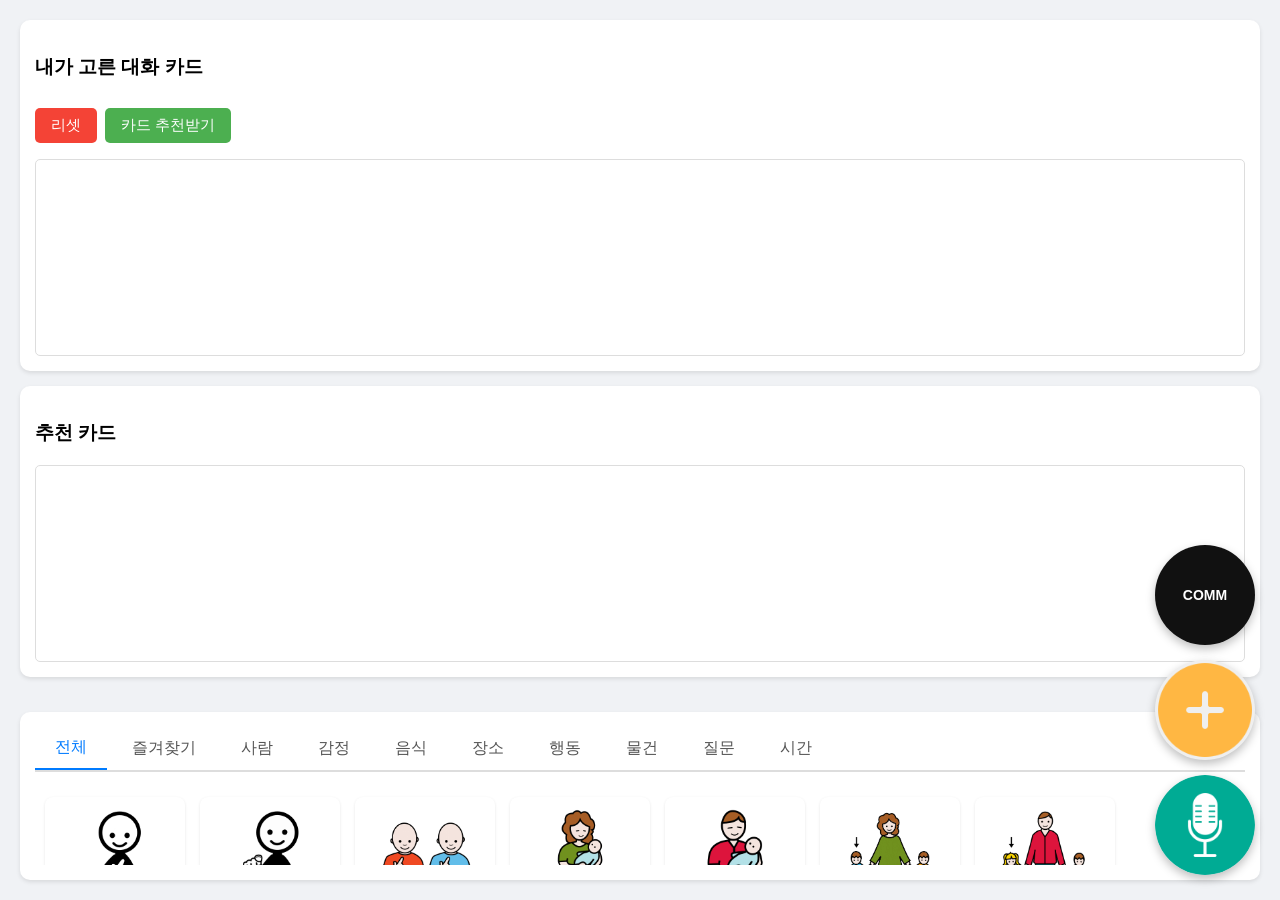
<file: index.html>
<!DOCTYPE html>
<html lang="en">
<head>
    <meta charset="UTF-8">
    <meta name="viewport" content="width=device-width, initial-scale=1.0">
    <title>Digital AAC</title>
    <link rel="stylesheet" href="style.css">
</head>
<body>
    <div class="container">
        <div class="top-section">
            <div id="selected-cards-container">
                <div class="selected-cards-wrapper">
                    <h3>내가 고른 대화 카드</h3>
                    <div class="controls">
                        <button id="reset-btn" type="button">리셋</button>
                        <button id="suggestion-btn" type="button">
                            카드 추천받기
                            <span class="spinner" id="suggestion-spinner" style="display: none;"></span>
                        </button>
                    </div>
                </div>
                <div id="selected-cards"></div>
            </div>

            <div id="suggested-cards-container">
                <h3>추천 카드</h3>
                <div id="suggested-cards"></div>
            </div>
        </div>

        <div class="main-content">
            <div class="tabs">
                <button class="tab-btn active" data-category="all">전체</button>
                <button class="tab-btn" data-category="favorite">즐겨찾기</button>
            </div>
            <div id="card-container"></div>
        </div>
    </div>

    
    <button id="add-card-btn" class="floating-btn add-card-btn" title="카드 추가하기"></button>
    <button id="record-btn" class="floating-btn record-btn" title="녹음 시작"></button>
    <button id="community-btn" class="floating-btn community-btn" title="커뮤니티"></button>

    <div id="augmented-popup" class="popup-overlay" style="display: none;">
        <div class="popup-content">
            <span class="close-btn">&times;</span>
            <h3>새로 추가된 카드</h3>
            <div id="augmented-cards-popup-container"></div>
        </div>
    </div>

    <div id="suggestion-popup" class="popup-overlay" style="display: none;">
        <div class="popup-content">
            <span class="close-btn" id="suggestion-close-btn">&times;</span>
            <div class="popup-header">
                <h3>추가 추천 카드</h3>
                <button id="refresh-suggestions-btn" type="button">추천 다시 받기</button>
            </div>
            <div id="suggested-new-cards-container"></div>
        </div>
    </div>

    <div id="toast-container" class="toast-container"></div>

    <div id="community-popup" class="popup-overlay" style="display: none;">
        <div class="popup-content">
            <span class="close-btn" id="community-close-btn">&times;</span>
            <div class="popup-header">
                <h3>커뮤니티 카드</h3>
                <div class="community-actions">
                    <button id="open-share-btn" type="button">공유하기</button>
                </div>
            </div>

            <div class="community-search">
                <input id="community-search-input" type="text" placeholder="검색어를 입력하세요" />
                <button id="community-search-btn" type="button">검색</button>
            </div>
            <div id="community-results"></div>
        </div>
    </div>

    <div id="community-detail-popup" class="popup-overlay" style="display: none;">
        <div class="popup-content">
            <span class="close-btn" id="community-detail-close-btn">&times;</span>
            <h3 id="community-detail-title"></h3>
            <div id="community-detail-body"></div>
            <div class="community-detail-actions">
                <button id="community-detail-audio-btn" type="button">오디오 재생</button>
                <button id="community-detail-copy-btn" type="button">내 라이브러리에 추가</button>
            </div>
        </div>
    </div>

    <div id="community-share-popup" class="popup-overlay" style="display: none;">
        <div class="popup-content">
            <span class="close-btn" id="community-share-close-btn">&times;</span>
            <h3>커뮤니티에 카드 공유</h3>
            <div class="share-form">
                <label>카드 선택</label>
                <select id="share-card-select"></select>

                <label>시간</label>
                <input id="share-time" type="text" placeholder="예: 저녁" />
                <label>장소</label>
                <input id="share-place" type="text" placeholder="예: 집" />
                <label>상황</label>
                <input id="share-occasion" type="text" placeholder="예: 저녁 식사" />
                <label>태그 (콤마로 구분)</label>
                <input id="share-tags" type="text" placeholder="예: 음식,한국,밥" />
                <button id="share-submit-btn" type="button">커뮤니티에 보내기</button>
            </div>
        </div>
    </div>

    <script src="script.js"></script>
</body>
</html>
</file>
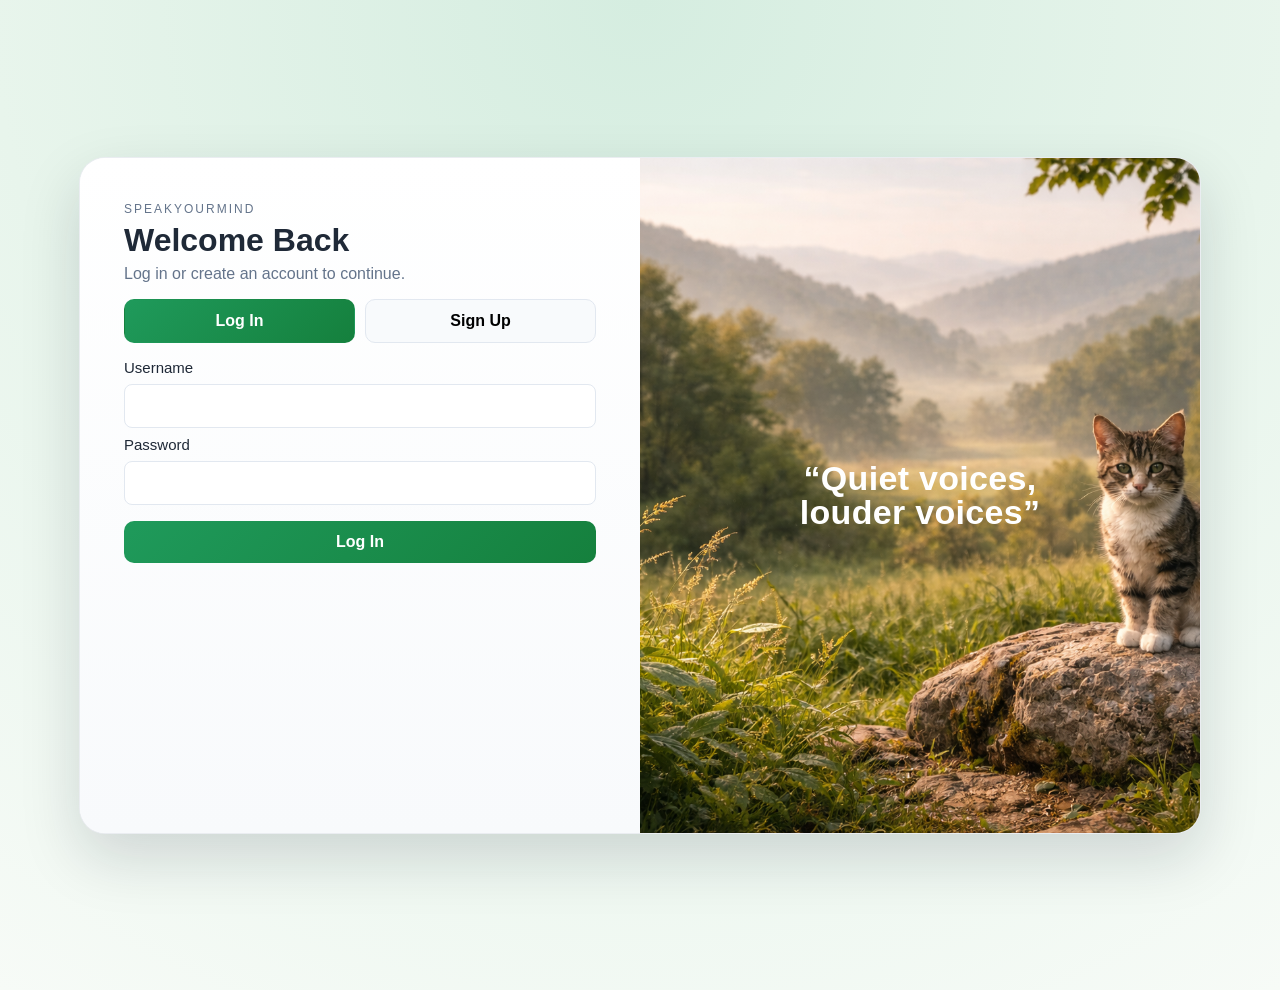
<file: frontend/index.html>
<!DOCTYPE html>
<html lang="en">
<head>
    <meta charset="UTF-8">
    <meta name="viewport" content="width=device-width, initial-scale=1.0">
    <title>Digital AAC</title>
    <link rel="stylesheet" href="style.css">
</head>
<body>
    <div id="auth-screen" class="auth-screen">
        <div class="auth-panel">
            <div class="auth-card">
                <div class="auth-header">
                    <p class="auth-kicker">SpeakYourMind</p>
                    <h1>Welcome Back</h1>
                    <p class="auth-subtitle">Log in or create an account to continue.</p>
                </div>
                <div class="auth-tabs">
                    <button id="auth-tab-login" class="auth-tab active" type="button">Log In</button>
                    <button id="auth-tab-signup" class="auth-tab" type="button">Sign Up</button>
                </div>
                <div id="auth-error" class="auth-error" style="display: none;"></div>
                <form id="login-form" class="auth-form">
                    <label for="login-username">Username</label>
                    <input id="login-username" type="text" autocomplete="username" />
                    <label for="login-password">Password</label>
                    <input id="login-password" type="password" autocomplete="current-password" />
                    <button type="submit">Log In</button>
                </form>
                <form id="signup-form" class="auth-form" style="display: none;">
                    <label for="signup-username">Username</label>
                    <input id="signup-username" type="text" autocomplete="username" />
                    <label for="signup-password">Password</label>
                    <input id="signup-password" type="password" autocomplete="new-password" />
                    <button type="submit">Create Account</button>
                </form>
            </div>
            <div class="auth-visual">
                <img src="assets/realistic_nature_cat.png" alt="Calm nature scene with a cat" />
                <div class="auth-slogan">
                    <span>“Quiet voices,</span>
                    <span>louder voices”</span>
                </div>
            </div>
        </div>
    </div>

    <div class="app-shell">
        <aside class="sidebar collapsed" id="app-sidebar">
            <button id="sidebar-toggle" class="sidebar-toggle" type="button" aria-label="Toggle sidebar">
                <span></span>
                <span></span>
                <span></span>
            </button>
            <nav class="sidebar-nav">
                <button id="sidebar-aac-btn" class="sidebar-btn active" type="button" data-view="aac">AAC</button>
                <button id="sidebar-community-btn" class="sidebar-btn" type="button" data-view="community">Community</button>
                <button id="sidebar-settings-btn" class="sidebar-btn" type="button" data-view="settings">Settings</button>
                <button id="logout-btn" class="sidebar-btn logout" type="button">Log Out</button>
            </nav>
        </aside>

        <main class="content">
            <div class="view view-aac active" id="aac-view">
                <div class="container">
                    <div class="top-section">
                        <div id="selected-cards-container">
                            <div class="selected-cards-wrapper">
                                <h3>Selected Cards</h3>
                                <div class="controls">
                                    <button id="reset-btn" type="button">Reset</button>
                                    <button id="suggestion-btn" type="button">
                                        Card Suggestion
                                        <span class="spinner" id="suggestion-spinner" style="display: none;"></span>
                                    </button>
                                </div>
                            </div>
                            <div id="selected-cards"></div>
                        </div>

                        <div id="suggested-cards-container">
                            <h3>Suggested Cards</h3>
                            <div id="suggested-cards"></div>
                        </div>
                    </div>

                    <div class="main-content">
                        <div class="tabs">
                            <button class="tab-btn active" data-category="all">All</button>
                            <button class="tab-btn" data-category="favorite">Favorites</button>
                        </div>
                        <div id="card-container"></div>
                    </div>
                </div>
            </div>

            <div class="view view-community" id="community-view">
                <div class="community-page">
                    <div class="community-page-header">
                        <div>
                            <p class="community-kicker">Community Hub</p>
                            <h2>Community Cards</h2>
                            <p class="community-subtitle">Browse, search, and add cards shared by others.</p>
                        </div>
                        <div class="community-actions">
                            <button id="open-share-btn" type="button">Share</button>
                        </div>
                    </div>

                    <div class="community-search">
                        <input id="community-search-input" type="text" placeholder="Enter a search term" />
                        <button id="community-search-btn" type="button">Search</button>
                    </div>
                    <div id="community-results" class="community-results"></div>
                </div>
            </div>

            <div class="view view-settings" id="settings-view">
                <div class="settings-page">
                    <div class="settings-header">
                        <div>
                            <p class="settings-kicker">Account</p>
                            <h2>Settings</h2>
                            <p class="settings-subtitle">Manage your profile and password.</p>
                        </div>
                    </div>
                    <div class="settings-card">
                        <div class="settings-row">
                            <span class="settings-label">Username</span>
                            <span id="settings-username" class="settings-value">-</span>
                        </div>
                        <form id="settings-password-form" class="settings-form">
                            <label for="current-password">Current Password</label>
                            <input id="current-password" type="password" autocomplete="current-password" />
                            <label for="new-password">New Password</label>
                            <input id="new-password" type="password" autocomplete="new-password" />
                            <button type="submit">Change Password</button>
                        </form>
                        <div id="settings-message" class="settings-message" style="display: none;"></div>
                    </div>
                </div>
            </div>
        </main>
    </div>

    <button id="add-card-btn" class="floating-btn add-card-btn app-only" title="Card Augmentation"></button>
    <button id="record-btn" class="floating-btn record-btn app-only" title="Start Recording"></button>

    <div id="augmented-popup" class="popup-overlay app-only" style="display: none;">
        <div class="popup-content">
            <div class="popup-header">
                <h3>Newly Added Cards</h3>
                <button class="close-btn" type="button">&times;</button>
            </div>
            <div id="augmented-cards-popup-container"></div>
        </div>
    </div>

    <div id="suggestion-popup" class="popup-overlay app-only" style="display: none;">
        <div class="popup-content">
            <span class="close-btn" id="suggestion-close-btn">&times;</span>
            <div class="popup-header">
                <h3>Card Augmentation</h3>
                <button id="refresh-suggestions-btn" type="button">Refresh Suggestions</button>
            </div>
            <div id="suggested-new-cards-container"></div>
        </div>
    </div>

    <div id="toast-container" class="toast-container app-only"></div>

    <div id="community-detail-popup" class="popup-overlay app-only" style="display: none;">
        <div class="popup-content">
            <div class="popup-header">
                <h3 id="community-detail-title"></h3>
                <button class="close-btn" id="community-detail-close-btn" type="button">&times;</button>
            </div>
            <div id="community-detail-body"></div>
            <div class="community-detail-actions">
                <button id="community-detail-audio-btn" type="button">Play Audio</button>
                <button id="community-detail-copy-btn" type="button">Add to Library</button>
            </div>
        </div>
    </div>

    <div id="community-share-popup" class="popup-overlay app-only" style="display: none;">
        <div class="popup-content">
            <div class="popup-header">
                <h3>Share a Card to the Community</h3>
                <button class="close-btn" id="community-share-close-btn" type="button">&times;</button>
            </div>
            <div class="share-form">
                <label for="share-card-search">Select Card</label>
                <input id="share-card-search" type="text" placeholder="Search your library (e.g., pizza)" autocomplete="off" />
                <div id="share-card-results" class="share-card-results"></div>
                <div id="share-card-selected" class="share-card-selected" style="display: none;"></div>

                <label>Time</label>
                <input id="share-time" type="text" placeholder="e.g., evening" />
                <label>Place</label>
                <input id="share-place" type="text" placeholder="e.g., home" />
                <label>Occasion</label>
                <input id="share-occasion" type="text" placeholder="e.g., dinner" />
                <label>Tags (comma separated)</label>
                <input id="share-tags" type="text" placeholder="e.g., food,korean,rice" />
                <button id="share-submit-btn" type="button">Share to Community</button>
            </div>
        </div>
    </div>

    <script src="script.js"></script>
</body>
</html>
</file>
<file: style.css>
body {
    font-family: sans-serif;
    margin: 0;
    background-color: #f0f2f5;
}

.container {
    display: flex;
    flex-direction: column;
    height: 100vh;
    padding: 20px;
    box-sizing: border-box;
}

.top-section {
    display: flex;
    flex-direction: column;
    margin-bottom: 20px;
}

#selected-cards-container, #suggested-cards-container {
    background-color: #fff;
    border-radius: 10px;
    box-shadow: 0 2px 4px rgba(0, 0, 0, 0.1);
    padding: 15px;
    margin-bottom: 15px;
}

.selected-cards-wrapper {
    display: flex;
    flex-direction: column;
    align-items: flex-start;
    gap: 10px;
}


.controls {
    display: flex;
    justify-content: flex-start;
    flex-wrap: wrap;
    gap: 8px;
    width: 100%;
    margin-bottom: 1rem;
}

.controls button {
    background-color: #4CAF50;
    color: white;
    border: none;
    padding: 8px 16px;
    font-size: 15px;
    cursor: pointer;
    border-radius: 5px;
    transition: background-color 0.3s;
    flex: 0 1 auto;
}

.controls button:hover {
    background-color: #45a049;
}

.floating-btn {
    position: fixed;
    right: 25px;
    width: 100px;
    height: 100px;
    border: none;
    border-radius: 50%;
    cursor: pointer;
    box-shadow: 0 4px 10px rgba(0, 0, 0, 0.25);
    background-repeat: no-repeat;
    background-position: center;
    background-size: 100%;
    transition: transform 0.2s, box-shadow 0.2s, background-color 0.2s;
    z-index: 2000;
}


.add-card-btn {
    bottom: 140px; 
    background-image: url('./assets/add.png'); 
}

.add-card-btn:hover {
    transform: scale(1.1);
}


.record-btn {
    bottom: 25px;
    background-image: url('./assets/mic.png');
}

.community-btn {
    bottom: 255px;
    background-color: #111;
    color: #fff;
    font-weight: 700;
    font-size: 14px;
}

.community-btn::after {
    content: 'COMM';
}

.record-btn:hover {
    transform: scale(1.1);
}

.recording {
    background-color: #ff3b30 !important;
    animation: pulse 1.2s infinite;
}

@keyframes pulse {
    0% {
        box-shadow: 0 0 0 0 rgba(255, 59, 48, 0.5);
    }
    70% {
        box-shadow: 0 0 0 20px rgba(255, 59, 48, 0);
    }
    100% {
        box-shadow: 0 0 0 0 rgba(255, 59, 48, 0);
    }
}


#selected-cards {
    display: flex;
    flex-wrap: wrap;
    gap: 10px;
    min-height: 175px;
    border: 1px solid #ddd;
    border-radius: 5px;
    padding: 10px;
}

#suggested-cards {
    display: flex;
    gap: 10px;
    border: 1px solid #ddd;
    border-radius: 5px;
    padding: 10px;
    height: 175px;
    flex-wrap: nowrap;
    overflow-x: auto;
    overflow-y: hidden;
}

.main-content {
    flex: 1;
    background-color: #fff;
    border-radius: 10px;
    box-shadow: 0 2px 4px rgba(0, 0, 0, 0.1);
    padding: 15px;
    display: flex;
    flex-direction: column;
    overflow: hidden;
}

.tabs {
    display: flex;
    flex-wrap: wrap;
    gap: 5px;
    margin-bottom: 15px;
    border-bottom: 2px solid #ddd;
    flex-shrink: 0;
}

.tab-btn {
    background-color: transparent;
    border: none;
    padding: 10px 20px;
    cursor: pointer;
    font-size: 16px;
    transition: color 0.3s, border-bottom 0.3s;
    color: #555;
}

.tab-btn.active {
    color: #007bff;
    border-bottom: 2px solid #007bff;
}

#card-container {
    flex: 1;
    display: flex;
    flex-wrap: wrap;
    gap: 15px;
    overflow-y: auto;
    padding: 10px;
    align-content: flex-start;
    justify-content: flex-start;
}

.card {
    height: 150px;
    width: 120px;
    background-color: #fff;
    border-radius: 8px;
    box-shadow: 0 1px 3px rgba(0, 0, 0, 0.1);
    cursor: pointer;
    text-align: center;
    padding: 10px;
    transition: transform 0.2s, box-shadow 0.2s;
    display: flex;
    flex-direction: column;
    justify-content: space-between;
    flex-shrink: 0;
}

.card:hover {
    transform: translateY(-5px);
    box-shadow: 0 4px 8px rgba(0, 0, 0, 0.15);
}

.card img {
    max-width: 100%;
    height: 100px;
    object-fit: contain;
    border-radius: 5px;
    margin: 0 auto;
}

.card p {
    margin: 10px 0 0;
    font-size: 14px;
    color: #333;
}

.spinner {
  display: inline-block;
  width: 16px;
  height: 16px;
  margin-left: 8px;
  border: 2px solid rgba(0, 0, 0, 0.2);
  border-top: 2px solid #000;
  border-radius: 50%;
  animation: spin 0.6s linear infinite;
  vertical-align: middle;
}

@keyframes spin {
  to { transform: rotate(360deg); }
}

#reset-btn {
    background-color: #f44336;
}

#reset-btn:hover {
    background-color: #d32f2f;
}

.popup-overlay {
    position: fixed;
    inset: 0;
    background-color: rgba(0, 0, 0, 0.5);
    display: flex;
    align-items: center;
    justify-content: center;
    z-index: 3000;
}

.popup-content {
    background: #fff;
    border-radius: 12px;
    padding: 20px;
    width: min(800px, 92vw);
    max-height: 80vh;
    overflow-y: auto;
    box-shadow: 0 6px 24px rgba(0, 0, 0, 0.2);
    position: relative;
}

.popup-header {
    display: flex;
    align-items: center;
    justify-content: space-between;
    gap: 12px;
    margin-bottom: 12px;
}

.popup-header button {
    background-color: #4CAF50;
    color: white;
    border: none;
    padding: 6px 12px;
    font-size: 14px;
    cursor: pointer;
    border-radius: 5px;
}

.community-search {
    display: flex;
    gap: 8px;
    margin-bottom: 12px;
}

.community-search input {
    flex: 1;
    padding: 8px 10px;
    border-radius: 6px;
    border: 1px solid #ddd;
}

.community-search button {
    padding: 8px 12px;
    border-radius: 6px;
    border: none;
    background: #007bff;
    color: #fff;
}

.community-results {
    display: flex;
    flex-direction: column;
    gap: 10px;
}

.community-card {
    border: 1px solid #e5e5e5;
    border-radius: 8px;
    padding: 10px;
    display: flex;
    align-items: center;
    justify-content: space-between;
    gap: 10px;
}

.community-card button {
    border: none;
    padding: 6px 10px;
    background: #4CAF50;
    color: #fff;
    border-radius: 6px;
    cursor: pointer;
}

.community-detail-actions {
    display: flex;
    gap: 8px;
    margin-top: 12px;
}

.share-form {
    display: flex;
    flex-direction: column;
    gap: 8px;
}

.share-form input,
.share-form select {
    padding: 8px 10px;
    border-radius: 6px;
    border: 1px solid #ddd;
}

.share-form button {
    margin-top: 8px;
    padding: 10px 12px;
    border: none;
    background: #4CAF50;
    color: #fff;
    border-radius: 6px;
    cursor: pointer;
}

.close-btn {
    position: absolute;
    top: 10px;
    right: 14px;
    font-size: 22px;
    cursor: pointer;
}

.suggestion-list {
    display: flex;
    flex-direction: column;
    gap: 10px;
}

.suggestion-item {
    display: flex;
    align-items: center;
    justify-content: space-between;
    gap: 12px;
    padding: 10px;
    border: 1px solid #e5e5e5;
    border-radius: 8px;
}

.suggestion-meta {
    display: flex;
    flex-direction: column;
    gap: 4px;
}

.suggestion-actions {
    display: flex;
    align-items: center;
    gap: 8px;
}

.suggestion-actions button {
    background-color: #007bff;
    color: #fff;
    border: none;
    padding: 6px 12px;
    border-radius: 5px;
    cursor: pointer;
}

.suggestion-actions button:disabled {
    opacity: 0.6;
    cursor: not-allowed;
}

.toast-container {
    position: fixed;
    right: 20px;
    bottom: 20px;
    display: flex;
    flex-direction: column;
    gap: 8px;
    z-index: 4000;
}

.toast {
    background: #333;
    color: #fff;
    padding: 10px 14px;
    border-radius: 6px;
    box-shadow: 0 4px 12px rgba(0, 0, 0, 0.2);
    animation: toastIn 0.2s ease-out;
}

.toast.success {
    background: #2e7d32;
}

.toast.error {
    background: #c62828;
}

@keyframes toastIn {
    from { opacity: 0; transform: translateY(8px); }
    to { opacity: 1; transform: translateY(0); }
}

.loading-spinner {
    border: 2px solid rgba(255, 255, 255, 0.3);
    border-radius: 50%;
    border-top: 2px solid #ffffff;
    width: 15px;
    height: 15px;
    animation: spin 1s linear infinite;
    display: inline-block;
    margin-left: 10px;
}

.popup-overlay {
    position: fixed;
    top: 0;
    left: 0;
    width: 100%;
    height: 100%;
    background-color: rgba(0, 0, 0, 0.5);
    display: flex;
    justify-content: center;
    align-items: center;
    z-index: 1000;
}

.popup-content {
    background-color: #fff;
    padding: 20px;
    border-radius: 10px;
    box-shadow: 0 5px 15px rgba(0, 0, 0, 0.3);
    width: 80%;
    max-width: 600px;
    position: relative;
}

.close-btn {
    position: absolute;
    top: 10px;
    right: 15px;
    font-size: 24px;
    font-weight: bold;
    cursor: pointer;
}

#augmented-cards-popup-container {
    display: flex;
    flex-wrap: wrap;
    gap: 10px;
    margin-top: 15px;
    max-height: 400px;
    overflow-y: auto;
}







@media (max-width: 768px) {
    .container {
        padding: 10px;
    }

    
    .controls {
        flex-direction: row;
        flex-wrap: wrap;
        justify-content: center;
        gap: 8px;
    }

    .controls button {
        flex: 1 1 auto;
        margin-left: 0;
        font-size: 14px;
        padding: 8px 10px;
    }

    
    #selected-cards {
        min-height: 160px; 
        align-items: center;
    }

    
    .card {
        width: 95px;
        height: 115px;
        padding: 6px;
    }

    .card img {
        height: 70px;
        margin-bottom: 4px;
    }

    .card p {
        font-size: 12px;
        margin: 0;
    }

    
    .tabs {
        display: flex;
        overflow-x: auto;
        overflow-y: hidden;
        white-space: nowrap;
        -webkit-overflow-scrolling: touch;
        scrollbar-width: none;
    }

    .tabs::-webkit-scrollbar {
        display: none; 
    }

    .tab-btn {
        flex: 0 0 auto;
        padding: 8px 14px;
        font-size: 14px;
        border-bottom: 2px solid transparent;
    }
}


@media (max-width: 480px) {
    .selected-cards-wrapper {
        gap: 8px;
    }


    .container {
        padding: 8px;
    }

    .controls {
        justify-content: space-between;
        margin-bottom: 1rem;
    }

    .controls button {
        font-size: 14px;
        padding: 7px 10px;
        flex: 1;
        min-width: 80px;
    }

    .controls button {
        flex: 1;
        font-size: 13px;
        padding: 6px 8px;
    }

    .floating-btn {
        width: 60px;
        height: 60px;
        right: 20px;
    }

    .add-card-btn {
        bottom: 100px;
    }

    .record-btn {
        bottom: 20px;
    }

    #selected-cards {
        min-height: 150px;
    }

    
    .card {
        width: 80px;
        height: 100px;
        padding: 5px;
    }

    .card img {
        height: 60px;
        margin-bottom: 2px;
    }

    .card p {
        font-size: 11px;
    }

    
    .tabs {
        overflow-x: auto;
        -webkit-overflow-scrolling: touch;
    }

    .tabs::-webkit-scrollbar {
        display: none;
    }

    .tab-btn {
        flex: 0 0 auto;
        padding: 6px 10px;
        font-size: 13px;
    }
}
</file>
<file: frontend/style.css>
:root {
    --bg: #eef7f0;
    --bg-deep: #dfeee4;
    --panel: #ffffff;
    --panel-border: #e6e8ee;
    --ink: #1f2937;
    --muted: #64748b;
    --primary: #1f9a5b;
    --primary-600: #15803d;
    --accent: #34a853;
    --accent-600: #2f8f4e;
    --danger: #ef4444;
    --shadow-soft: 0 10px 30px rgba(15, 23, 42, 0.08);
    --shadow-card: 0 8px 20px rgba(15, 23, 42, 0.12);
}

@import url("https://fonts.googleapis.com/css2?family=Space+Grotesk:wght@400;500;600&display=swap");

body {
    font-family: "Space Grotesk", "Trebuchet MS", sans-serif;
    font-size: 15px;
    margin: 0;
    color: var(--ink);
    background-color: var(--bg);
    background-image:
        radial-gradient(1200px 600px at -10% -20%, #cfead7 0%, rgba(207, 234, 215, 0) 60%),
        radial-gradient(900px 500px at 110% 0%, #d6f5e1 0%, rgba(214, 245, 225, 0) 55%),
        linear-gradient(180deg, #f6fbf7 0%, #e8f4ec 100%);
}

.auth-screen {
    min-height: 100vh;
    display: flex;
    align-items: center;
    justify-content: center;
    padding: 5vh 3vw;
    background: radial-gradient(circle at top, #d5ede0 0%, #e8f5ec 55%, #f7fbf7 100%);
    overflow: hidden;
}

.auth-panel {
    width: min(90vw, 1120px);
    height: 75vh;
    display: grid;
    grid-template-columns: 1fr 1fr;
    gap: 0;
    background: #fff;
    border-radius: 26px;
    overflow: hidden;
    box-shadow: 0 24px 60px rgba(15, 23, 42, 0.15);
    border: 1px solid rgba(148, 163, 184, 0.2);
}

.auth-card {
    padding: 44px;
    background: linear-gradient(180deg, #ffffff 0%, #f8fafc 100%);
    overflow: hidden;
}

.auth-header {
    margin-bottom: 16px;
}

.auth-header h1 {
    margin: 0;
    font-size: 32px;
}

.auth-kicker {
    text-transform: uppercase;
    letter-spacing: 2px;
    font-size: 12px;
    color: var(--muted);
    margin: 0 0 6px;
}

.auth-subtitle {
    margin: 6px 0 0;
    color: var(--muted);
    font-size: 16px;
}

.auth-tabs {
    display: grid;
    grid-template-columns: repeat(2, 1fr);
    gap: 10px;
    margin-bottom: 16px;
}

.auth-tab {
    border: 1px solid #e2e8f0;
    background: #f8fafc;
    padding: 12px 14px;
    border-radius: 10px;
    font-weight: 600;
    font-size: 16px;
    cursor: pointer;
}

.auth-tab.active {
    background: linear-gradient(135deg, var(--primary), var(--primary-600));
    color: #fff;
    border-color: transparent;
}

.auth-error {
    background: #fee2e2;
    color: #b91c1c;
    padding: 12px 14px;
    border-radius: 8px;
    margin-bottom: 10px;
    font-size: 15px;
}

.auth-form {
    display: flex;
    flex-direction: column;
    gap: 8px;
}

.auth-form input {
    padding: 12px 14px;
    border-radius: 8px;
    border: 1px solid #e2e8f0;
    font-size: 16px;
}

.auth-form button {
    margin-top: 8px;
    padding: 12px 14px;
    border: none;
    border-radius: 10px;
    background: linear-gradient(135deg, var(--primary), var(--primary-600));
    color: #fff;
    font-weight: 600;
    font-size: 16px;
    cursor: pointer;
}

.auth-visual {
    position: relative;
    background: #e6f4ea;
    display: flex;
    align-items: stretch;
    justify-content: center;
}

.auth-visual img {
    width: 100%;
    height: 100%;
    object-fit: cover;
    display: block;
}

.auth-slogan {
    position: absolute;
    left: 50%;
    top: 50%;
    transform: translate(-50%, -50%);
    color: #ffffff;
    font-size: 34px;
    font-weight: 700;
    letter-spacing: 0.3px;
    text-align: center;
    padding: 0 24px;
}

.auth-slogan span {
    display: block;
    line-height: 1;
    margin: 0;
    white-space: nowrap;
}

.app-shell {
    display: none;
    height: 100vh;
    width: 100%;
    overflow: hidden;
    position: relative;
}

.app-shell.is-visible {
    display: flex;
}

body:not(.is-authenticated) .app-only {
    display: none !important;
}

body.is-authenticated #auth-screen {
    display: none;
}

body:not(.is-authenticated) {
    overflow: hidden;
}

.app-shell::before {
    content: "";
    position: absolute;
    inset: 0;
    background-image: url("assets/realistic_nature_cat.png");
    background-size: cover;
    background-position: center;
    opacity: 0.2;
    pointer-events: none;
}

.content,
.sidebar {
    position: relative;
    z-index: 1;
}

@media (max-width: 900px) {
    .auth-panel {
        grid-template-columns: 1fr;
    }

    .auth-visual {
        min-height: 300px;
        order: -1;
    }
}

.sidebar {
    width: 200px;
    background: linear-gradient(180deg, #0a3b25 0%, #1e8a52 50%, #28a35e 100%);
    color: #eaf7ef;
    padding: 18px 16px;
    box-sizing: border-box;
    display: flex;
    flex-direction: column;
    gap: 16px;
    transition: width 0.25s ease;
    position: relative;
}

.sidebar.collapsed {
    width: 68px;
}

.sidebar-toggle {
    background: transparent;
    border: none;
    display: flex;
    flex-direction: column;
    gap: 6px;
    cursor: pointer;
    padding: 8px;
    border-radius: 10px;
}

.sidebar-toggle span {
    display: block;
    height: 3px;
    width: 24px;
    background: #e2e8f0;
    border-radius: 999px;
    transition: transform 0.2s ease;
}

.sidebar-nav {
    display: flex;
    flex-direction: column;
    gap: 10px;
}

.sidebar-btn {
    background: rgba(148, 163, 184, 0.12);
    color: #e2e8f0;
    border: 1px solid rgba(148, 163, 184, 0.2);
    border-radius: 12px;
    padding: 10px 12px;
    text-align: left;
    font-size: 14px;
    font-weight: 600;
    letter-spacing: 0.4px;
    cursor: pointer;
    transition: background 0.2s ease, transform 0.2s ease;
}

.sidebar-btn.logout {
    background: rgba(239, 68, 68, 0.2);
    border-color: rgba(239, 68, 68, 0.35);
    color: #fee2e2;
}

.sidebar-btn.logout:hover {
    background: rgba(239, 68, 68, 0.3);
}

.sidebar-btn:hover {
    background: rgba(148, 163, 184, 0.22);
    transform: translateY(-1px);
}

.sidebar-btn.active {
    background: linear-gradient(135deg, rgba(31, 154, 91, 0.92), rgba(25, 135, 84, 0.95));
    border-color: transparent;
}

.sidebar.collapsed .sidebar-btn {
    display: none;
}

.content {
    flex: 1;
    overflow: hidden;
}

.view {
    height: 100%;
    display: none;
}

.view.active {
    display: block;
}

.container {
    display: flex;
    flex-direction: column;
    height: 100%;
    padding: 16px;
    box-sizing: border-box;
}

.top-section {
    display: flex;
    flex-direction: column;
    gap: 10px;
    margin-bottom: 10px;
}

#selected-cards-container, #suggested-cards-container {
    background-color: var(--panel);
    border-radius: 10px;
    border: 1px solid var(--panel-border);
    box-shadow: var(--shadow-soft);
    padding: 10px;
    margin-bottom: 0;
}

.selected-cards-wrapper {
    display: flex;
    flex-direction: column;
    align-items: flex-start;
    gap: 6px;
}

.selected-cards-wrapper h3 {
    margin: 0;
    font-size: 15px;
}

.selected-cards-wrapper .controls {
    margin-bottom: 6px;
}

.controls {
    display: flex;
    justify-content: flex-start;
    flex-wrap: wrap;
    gap: 6px;
    width: 100%;
    margin-bottom: 6px;
}

.controls button {
    background: linear-gradient(135deg, var(--accent), var(--accent-600));
    color: white;
    border: none;
    padding: 6px 12px;
    font-size: 14px;
    cursor: pointer;
    border-radius: 5px;
    box-shadow: 0 6px 16px rgba(16, 185, 129, 0.25);
    transition: transform 0.2s, box-shadow 0.2s, background-color 0.2s;
    flex: 0 1 auto;
}

.controls button:hover {
    transform: translateY(-1px);
    box-shadow: 0 10px 18px rgba(16, 185, 129, 0.32);
}

.controls button:focus-visible {
    outline: 2px solid rgba(37, 99, 235, 0.5);
    outline-offset: 2px;
}

.floating-btn {
    position: fixed;
    left: 24px;
    right: auto;
    width: 80px;
    height: 80px;
    border: none;
    border-radius: 50%;
    cursor: pointer;
    box-shadow: 0 12px 24px rgba(15, 23, 42, 0.2);
    background-repeat: no-repeat;
    background-position: center;
    background-size: 100%;
    transition: transform 0.2s, box-shadow 0.2s, background-color 0.2s;
    z-index: 2000;
}


.add-card-btn {
    bottom: 120px; 
    background-image: url('./assets/add.png'); 
}

.add-card-btn:hover {
    transform: scale(1.1);
}


.record-btn {
    bottom: 20px;
    background-image: url('./assets/mic.png');
}

.community-btn {
    bottom: 255px;
    background: linear-gradient(140deg, #111827, #1f2937);
    color: #fff;
    font-weight: 700;
    font-size: 14px;
    letter-spacing: 0.6px;
}

.community-btn::after {
    content: 'COMM';
}

body.view-community #add-card-btn,
body.view-community #record-btn {
    display: none;
}

body.view-settings #add-card-btn,
body.view-settings #record-btn {
    display: none;
}

.record-btn:hover {
    transform: scale(1.1);
}

.recording {
    background-color: #ff3b30 !important;
    animation: pulse 1.2s infinite;
}

@keyframes pulse {
    0% {
        box-shadow: 0 0 0 0 rgba(255, 59, 48, 0.5);
    }
    70% {
        box-shadow: 0 0 0 20px rgba(255, 59, 48, 0);
    }
    100% {
        box-shadow: 0 0 0 0 rgba(255, 59, 48, 0);
    }
}


#selected-cards {
    display: flex;
    flex-wrap: wrap;
    gap: 8px;
    min-height: 110px;
    border: 1px dashed #cbd5f5;
    background: linear-gradient(180deg, #ffffff 0%, #f8fafc 100%);
    border-radius: 5px;
    padding: 8px;
}

#suggested-cards {
    display: flex;
    gap: 8px;
    border: 1px solid #e5e7eb;
    background: linear-gradient(180deg, #ffffff 0%, #f8fafc 100%);
    border-radius: 5px;
    padding: 8px;
    height: 110px;
    flex-wrap: nowrap;
    overflow-x: auto;
    overflow-y: hidden;
}

.main-content {
    flex: 1;
    background-color: var(--panel);
    border-radius: 10px;
    border: 1px solid var(--panel-border);
    box-shadow: var(--shadow-soft);
    padding: 12px;
    display: flex;
    flex-direction: column;
    overflow: hidden;
}

.tabs {
    display: flex;
    flex-wrap: wrap;
    gap: 4px;
    margin-bottom: 10px;
    border-bottom: 2px solid #e2e8f0;
    flex-shrink: 0;
}

.tab-btn {
    background-color: transparent;
    border: none;
    padding: 8px 14px;
    cursor: pointer;
    font-size: 14px;
    transition: color 0.2s, border-bottom 0.2s, background-color 0.2s;
    color: var(--muted);
    border-radius: 8px 8px 0 0;
}

.tab-btn.active {
    color: var(--primary);
    border-bottom: 2px solid var(--primary);
    background: rgba(37, 99, 235, 0.08);
}

#card-container {
    flex: 1;
    display: flex;
    flex-wrap: wrap;
    gap: 9px;
    overflow-y: auto;
    padding: 10px;
    align-content: flex-start;
    justify-content: flex-start;
}

.card {
    height: 108px;
    width: 96px;
    background: linear-gradient(180deg, #ffffff 0%, #f1f5f9 100%);
    border-radius: 8px;
    border: 1px solid #e7e9f0;
    box-shadow: 0 4px 10px rgba(15, 23, 42, 0.08);
    cursor: pointer;
    text-align: center;
    padding: 5px;
    transition: transform 0.2s, box-shadow 0.2s;
    display: flex;
    flex-direction: column;
    justify-content: space-between;
    flex-shrink: 0;
    position: relative;
}

.card:hover {
    transform: translateY(-5px);
    box-shadow: var(--shadow-card);
}

.card img {
    max-width: 100%;
    height: 64px;
    object-fit: contain;
    border-radius: 5px;
    margin: 0 auto;
}

.favorite-toggle {
    position: absolute;
    top: 8px;
    right: 8px;
    width: 26px;
    height: 26px;
    border-radius: 50%;
    border: none;
    cursor: pointer;
    background: rgba(255, 255, 255, 0.9);
    box-shadow: 0 4px 10px rgba(15, 23, 42, 0.15);
}

.favorite-toggle::before {
    content: '★';
    color: #cbd5f5;
    font-size: 14px;
}

.favorite-toggle.active::before {
    color: #f59e0b;
}

.card p {
    margin: 10px 0 0;
    font-size: 12px;
    color: var(--ink);
}

.spinner {
  display: inline-block;
  width: 16px;
  height: 16px;
  margin-left: 8px;
  border: 2px solid rgba(0, 0, 0, 0.2);
  border-top: 2px solid #000;
  border-radius: 50%;
  animation: spin 0.6s linear infinite;
  vertical-align: middle;
}

@keyframes spin {
  to { transform: rotate(360deg); }
}

#reset-btn {
    background: linear-gradient(135deg, var(--danger), #dc2626);
}

#reset-btn:hover {
    transform: translateY(-1px);
    box-shadow: 0 10px 18px rgba(239, 68, 68, 0.3);
}

.popup-overlay {
    position: fixed;
    inset: 0;
    background-color: rgba(0, 0, 0, 0.5);
    display: flex;
    align-items: center;
    justify-content: center;
    z-index: 3000;
}

.popup-content {
    background: #fff;
    border-radius: 12px;
    padding: 20px;
    width: min(800px, 92vw);
    max-height: 80vh;
    overflow-y: auto;
    box-shadow: 0 6px 24px rgba(0, 0, 0, 0.2);
    position: relative;
}

#community-share-popup .popup-content {
    width: min(900px, 94vw);
    max-height: 85vh;
}

.popup-header {
    display: flex;
    align-items: center;
    justify-content: space-between;
    gap: 12px;
    margin-bottom: 12px;
    cursor: move;
    user-select: none;
}

.popup-header button {
    background: linear-gradient(135deg, var(--accent), var(--accent-600));
    color: white;
    border: none;
    padding: 6px 12px;
    font-size: 14px;
    cursor: pointer;
    border-radius: 5px;
}

.popup-content > h3 {
    cursor: move;
    user-select: none;
}

.community-actions button {
    background: linear-gradient(135deg, var(--accent), var(--accent-600));
    color: white;
    border: none;
    padding: 10px 16px;
    font-size: 14px;
    cursor: pointer;
    border-radius: 8px;
    box-shadow: 0 6px 16px rgba(16, 185, 129, 0.25);
}

.community-search {
    display: flex;
    gap: 8px;
    margin-bottom: 12px;
}

.community-search input {
    flex: 1;
    padding: 12px 14px;
    border-radius: 6px;
    border: 1px solid #e2e8f0;
    font-size: 14px;
    box-shadow: var(--shadow-soft);
}

.community-search button {
    padding: 12px 14px;
    border-radius: 6px;
    border: none;
    background: linear-gradient(135deg, var(--primary), var(--primary-600));
    color: #fff;
    font-size: 14px;
}

.community-results {
    display: grid;
    grid-template-columns: repeat(auto-fill, minmax(140px, 1fr));
    column-gap: 10px;
    row-gap: 16px;
    grid-auto-rows: min-content;
}

#community-results {
    flex: 1;
    overflow-y: auto;
}

.community-card {
    border: 1px solid #e2e8f0;
    border-radius: 14px;
    padding: 7px;
    display: flex;
    flex-direction: column;
    gap: 8px;
    background: #fff;
    box-shadow: var(--shadow-soft);
    cursor: pointer;
    transition: transform 0.2s ease, box-shadow 0.2s ease;
    height: auto;
}

.community-card:hover {
    transform: translateY(-3px);
    box-shadow: var(--shadow-card);
}

.community-card-image {
    width: 100%;
    aspect-ratio: 1 / 1;
    flex: 1;
    background: #f8fafc;
    border-radius: 10px;
    display: flex;
    align-items: center;
    justify-content: center;
    overflow: hidden;
}

.community-card-image img {
    width: 100%;
    height: 100%;
    object-fit: contain;
}

.community-card-body {
    display: flex;
    flex-direction: column;
    gap: 4px;
    font-size: 11px;
    min-height: 28px;
}

.community-card-body span {
    color: var(--muted);
    font-size: 9px;
}

.community-card-creator {
    color: rgba(226, 232, 240, 0.9);
    font-size: 9px;
}

.community-card-actions {
    margin-top: auto;
}

.community-card-cta {
    width: 100%;
    border: none;
    padding: 8px 10px;
    background: linear-gradient(135deg, var(--accent), var(--accent-600));
    color: #fff;
    border-radius: 10px;
    cursor: pointer;
    font-weight: 600;
}

.community-card-cta:disabled {
    background: #e2e8f0;
    color: #64748b;
    cursor: default;
}

.community-detail-actions {
    display: flex;
    gap: 8px;
    margin-top: 12px;
}

.community-page {
    padding: 24px;
    height: 100%;
    box-sizing: border-box;
    display: flex;
    flex-direction: column;
}

.community-page-header {
    display: flex;
    align-items: center;
    justify-content: space-between;
    gap: 16px;
    margin-bottom: 18px;
}

.community-kicker {
    text-transform: uppercase;
    font-size: 12px;
    letter-spacing: 2px;
    color: var(--muted);
    margin: 0;
}

.community-page h2 {
    margin: 6px 0 4px;
    font-size: 24px;
}

.community-subtitle {
    margin: 0;
    color: var(--muted);
    font-size: 13px;
}

.settings-page {
    padding: 24px;
    height: 100%;
    box-sizing: border-box;
    display: flex;
    flex-direction: column;
    gap: 16px;
}

.settings-header h2 {
    margin: 6px 0 4px;
    font-size: 24px;
}

.settings-kicker {
    text-transform: uppercase;
    font-size: 12px;
    letter-spacing: 2px;
    color: var(--muted);
    margin: 0;
}

.settings-subtitle {
    margin: 0;
    color: var(--muted);
    font-size: 13px;
}

.settings-card {
    background: #fff;
    border-radius: 14px;
    border: 1px solid #e2e8f0;
    padding: 16px;
    box-shadow: var(--shadow-soft);
    max-width: 520px;
}

.settings-row {
    display: flex;
    justify-content: space-between;
    align-items: center;
    margin-bottom: 14px;
}

.settings-label {
    font-weight: 600;
}

.settings-value {
    color: var(--muted);
}

.settings-form {
    display: flex;
    flex-direction: column;
    gap: 8px;
}

.settings-form input {
    padding: 10px 12px;
    border-radius: 8px;
    border: 1px solid #e2e8f0;
    font-size: 14px;
}

.settings-form button {
    margin-top: 6px;
    padding: 10px 12px;
    border: none;
    border-radius: 8px;
    background: linear-gradient(135deg, var(--primary), var(--primary-600));
    color: #fff;
    font-weight: 600;
    cursor: pointer;
}

.settings-message {
    margin-top: 10px;
    padding: 10px 12px;
    border-radius: 8px;
    font-size: 14px;
}

.settings-message.success {
    background: #dcfce7;
    color: #166534;
}

.settings-message.error {
    background: #fee2e2;
    color: #b91c1c;
}

.share-form {
    display: flex;
    flex-direction: column;
    gap: 8px;
}

.share-form input,
.share-form select {
    padding: 6px 8px;
    border-radius: 6px;
    border: 1px solid #e2e8f0;
    font-size: 14px;
}

.share-form button {
    margin-top: 8px;
    padding: 8px 10px;
    border: none;
    background: linear-gradient(135deg, var(--accent), var(--accent-600));
    color: #fff;
    border-radius: 6px;
    cursor: pointer;
}

.share-card-results {
    display: grid;
    grid-template-columns: repeat(auto-fill, minmax(110px, 1fr));
    gap: 10px;
    max-height: 200px;
    overflow-y: auto;
    padding: 6px;
    border: 1px solid #e2e8f0;
    border-radius: 10px;
    background: #f8fafc;
}

.share-card-item {
    border: 1px solid #e2e8f0;
    border-radius: 10px;
    padding: 6px;
    background: #fff;
    cursor: pointer;
    display: flex;
    flex-direction: column;
    gap: 6px;
    align-items: center;
    text-align: center;
    transition: transform 0.15s ease, box-shadow 0.15s ease;
}

.share-card-item:hover {
    transform: translateY(-2px);
    box-shadow: var(--shadow-soft);
}

.share-card-item img {
    width: 54px;
    height: 54px;
    object-fit: contain;
}

.share-card-item span {
    font-size: 11px;
    color: var(--muted);
}

.share-card-selected {
    display: flex;
    align-items: center;
    gap: 10px;
    padding: 10px;
    border-radius: 10px;
    border: 1px solid #e2e8f0;
    background: #fff7ed;
}

.share-card-selected img {
    width: 50px;
    height: 50px;
    object-fit: contain;
}

.share-card-selected strong {
    display: block;
}

.close-btn {
    position: absolute;
    top: 10px;
    right: 14px;
    font-size: 22px;
    cursor: pointer;
}

.suggestion-list {
    display: flex;
    flex-direction: column;
    gap: 10px;
}

.suggestion-item {
    display: flex;
    align-items: center;
    justify-content: space-between;
    gap: 12px;
    padding: 10px;
    border: 1px solid #e2e8f0;
    border-radius: 8px;
}

.suggestion-meta {
    display: flex;
    flex-direction: column;
    gap: 4px;
}

.suggestion-actions {
    display: flex;
    align-items: center;
    gap: 8px;
}

.suggestion-actions button {
    background: linear-gradient(135deg, var(--primary), var(--primary-600));
    color: #fff;
    border: none;
    padding: 6px 12px;
    border-radius: 5px;
    cursor: pointer;
}

.suggestion-actions button:disabled {
    opacity: 0.6;
    cursor: not-allowed;
}

.toast-container {
    position: fixed;
    right: 20px;
    bottom: 20px;
    display: flex;
    flex-direction: column;
    gap: 8px;
    z-index: 4000;
}

.toast {
    background: #333;
    color: #fff;
    padding: 10px 14px;
    border-radius: 6px;
    box-shadow: 0 4px 12px rgba(0, 0, 0, 0.2);
    animation: toastIn 0.2s ease-out;
}

.toast.success {
    background: #2e7d32;
}

.toast.error {
    background: #c62828;
}

@keyframes toastIn {
    from { opacity: 0; transform: translateY(8px); }
    to { opacity: 1; transform: translateY(0); }
}

.loading-spinner {
    border: 2px solid rgba(255, 255, 255, 0.3);
    border-radius: 50%;
    border-top: 2px solid #ffffff;
    width: 15px;
    height: 15px;
    animation: spin 1s linear infinite;
    display: inline-block;
    margin-left: 10px;
}

.popup-overlay {
    position: fixed;
    top: 0;
    left: 0;
    width: 100%;
    height: 100%;
    background-color: rgba(0, 0, 0, 0.5);
    display: flex;
    justify-content: center;
    align-items: center;
    z-index: 1000;
}

.popup-content {
    background-color: #fff;
    padding: 20px;
    border-radius: 10px;
    box-shadow: 0 5px 15px rgba(0, 0, 0, 0.3);
    width: 80%;
    max-width: 600px;
    position: relative;
}

.close-btn {
    position: absolute;
    top: 10px;
    right: 15px;
    font-size: 24px;
    font-weight: bold;
    cursor: pointer;
}

#augmented-cards-popup-container {
    display: flex;
    flex-wrap: wrap;
    gap: 10px;
    margin-top: 15px;
    max-height: 400px;
    overflow-y: auto;
}







@media (max-width: 768px) {
    .container {
        padding: 10px;
    }

    
    .controls {
        flex-direction: row;
        flex-wrap: wrap;
        justify-content: center;
        gap: 8px;
    }

    .controls button {
        flex: 1 1 auto;
        margin-left: 0;
        font-size: 14px;
        padding: 8px 10px;
    }

    
    #selected-cards {
        min-height: 160px; 
        align-items: center;
    }

    
    .card {
        width: 95px;
        height: 115px;
        padding: 6px;
    }

    .card img {
        height: 70px;
        margin-bottom: 4px;
    }

.card p {
    font-size: 10px;
        margin: 0;
    }

    
    .tabs {
        display: flex;
        overflow-x: auto;
        overflow-y: hidden;
        white-space: nowrap;
        -webkit-overflow-scrolling: touch;
        scrollbar-width: none;
    }

    .tabs::-webkit-scrollbar {
        display: none; 
    }

    .tab-btn {
        flex: 0 0 auto;
        padding: 8px 14px;
        font-size: 14px;
        border-bottom: 2px solid transparent;
    }
}


@media (max-width: 480px) {
    .selected-cards-wrapper {
        gap: 8px;
    }


    .container {
        padding: 8px;
    }

    .controls {
        justify-content: space-between;
        margin-bottom: 1rem;
    }

    .controls button {
        font-size: 14px;
        padding: 7px 10px;
        flex: 1;
        min-width: 80px;
    }

    .controls button {
        flex: 1;
        font-size: 13px;
        padding: 6px 8px;
    }

    .floating-btn {
        width: 60px;
        height: 60px;
        right: 20px;
    }

    .add-card-btn {
        bottom: 100px;
    }

    .record-btn {
        bottom: 20px;
    }

    #selected-cards {
        min-height: 150px;
    }

    
    .card {
        width: 80px;
        height: 100px;
        padding: 5px;
    }

    .card img {
        height: 60px;
        margin-bottom: 2px;
    }

    .card p {
        font-size: 11px;
    }

    
    .tabs {
        overflow-x: auto;
        -webkit-overflow-scrolling: touch;
    }

    .tabs::-webkit-scrollbar {
        display: none;
    }

    .tab-btn {
        flex: 0 0 auto;
        padding: 6px 10px;
        font-size: 13px;
    }
}
</file>
